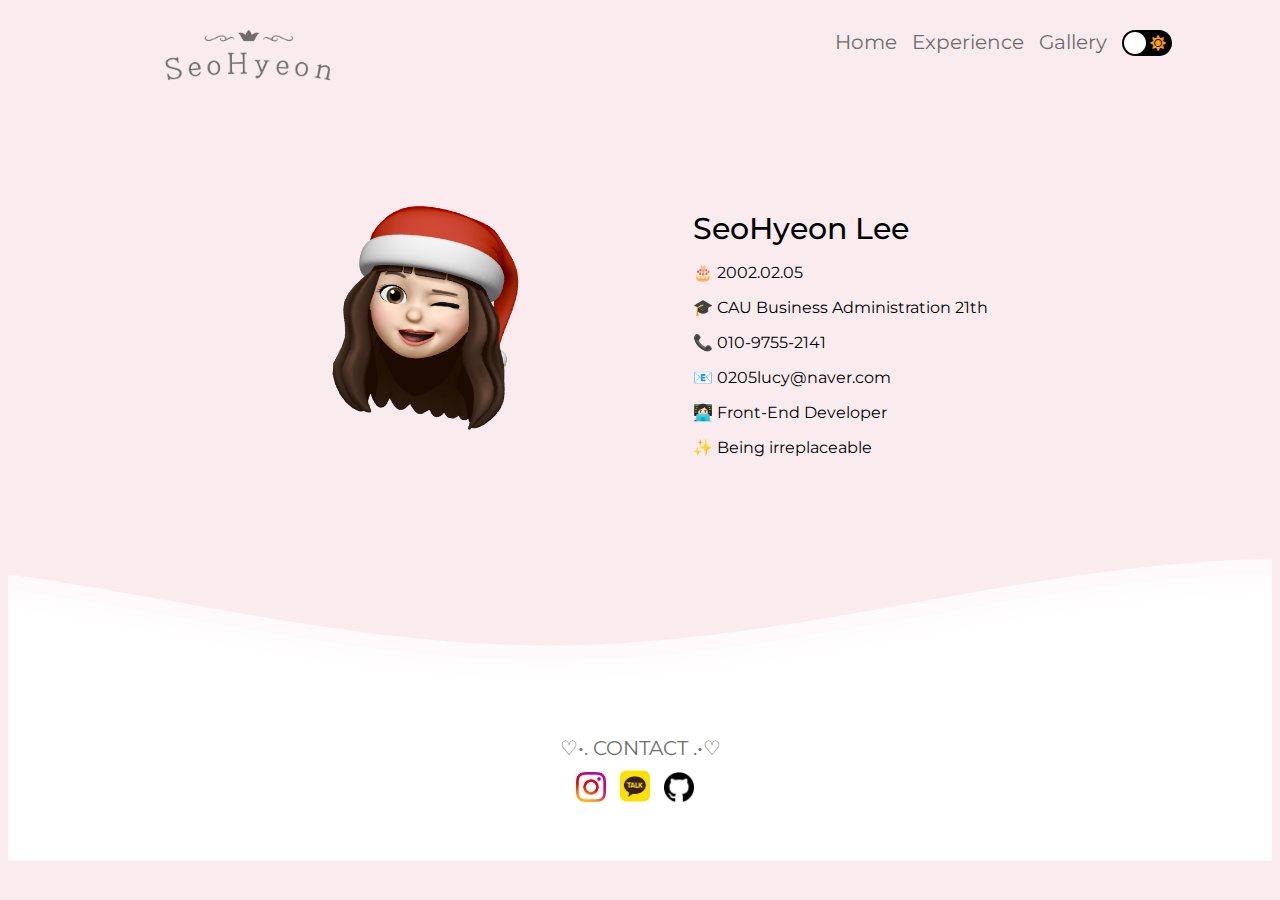
<file: index.html>
<!DOCTYPE html>
<html lang="en">

<head>
    <meta charset="UTF-8">
    <meta http-equiv="X-UA-Compatible" content="IE=edge">
    <meta name="viewport" content="width=device-width, initial-scale=1.0">
    <title>Home</title>
    <link rel="stylesheet" href="css/style.css">
    <link href="https://fonts.googleapis.com/css2?family=Noto+Sans+KR:wght@100;300;400;500;700;900&display=swap" rel="stylesheet">
    <link href="https://fonts.googleapis.com/css2?family=Montserrat:ital,wght@0,100;0,200;0,300;0,400;0,500;0,600;0,700;0,800;0,900;1,100;1,200;1,300;1,400;1,500;1,600;1,700;1,800;1,900&family=Noto+Sans+KR:wght@100;300;400;500;700;900&display=swap" rel="stylesheet">
    <!-- js -->
    <script defer src="js/app.js"></script>
    <link rel="stylesheet" href="https://cdnjs.cloudflare.com/ajax/libs/font-awesome/5.8.2/css/all.min.css"/>

</head>

<!-------------------------------------------------------->
<body>

    <div class="main-box">
        <nav class="main-menu">
            <img class="picture pic4" src="pic/pic4.png">
            <ul-n>
                <li><a href="index.html" class="menu-item">Home</a></li>
                <li><a href="experience.html" class="menu-item">Experience</a></li>
                <li><a href="gallery.html" class="menu-item">Gallery</a></li>
                <li class="darkmode-bu">
                    <input type="checkbox" class="checkbox" id="checkbox">
                    <label for="checkbox" class="label">
                        <i class="fas fa-moon"></i>
                        <i class="fas fa-sun"></i>
                        <div class="ball"></div>
                    </label>
                </li>
            </ul>

            
        </nav>
    </div> 



    <div class="inner-header flex">
        <div class="main-board">
            <img class="picture pic2" src="pic/pic2.png">
            <div class="main-board-text">
                    <p class="myname">SeoHyeon Lee</p>
                <p>🎂 2002.02.05</p>
                <p>🎓 CAU Business Administration 21th</p>
                <p>📞 010-9755-2141</p>
                <p>📧 0205lucy@naver.com </p>
                <p>👩🏻‍💻 Front-End Developer</p>
                <p>✨ Being irreplaceable </p>

            </div>
        </div>
    </div>
    
    </div>
    
    <!--Waves Container-->
    <div>
    <svg class="waves" xmlns="http://www.w3.org/2000/svg" xmlns:xlink="http://www.w3.org/1999/xlink"
    viewBox="0 24 150 28" preserveAspectRatio="none" shape-rendering="auto">
    <defs>
    <path id="gentle-wave" d="M-160 44c30 0 58-18 88-18s 58 18 88 18 58-18 88-18 58 18 88 18 v44h-352z" />
    </defs>
    <g class="parallax">
    <use xlink:href="#gentle-wave" x="48" y="0" fill="rgba(255,255,255,0.7" />
    <use xlink:href="#gentle-wave" x="48" y="3" fill="rgba(255,255,255,0.5)" />
    <use xlink:href="#gentle-wave" x="48" y="5" fill="rgba(255,255,255,0.3)" />
    <use xlink:href="#gentle-wave" x="48" y="7" fill="#fff" />
    </g>
    </svg>
    </div>
    <!--Waves end-->
    </div>
    

    <!--Content starts-->
    <div class="footer">
        <a class="contact">♡•. CONTACT .•♡</a>
        <div class="icon-box">
            <a href="http://instagram.com/momen_tous__" ><img class="icon" src="pic/insta.png" width="30"></a>
            <a href="https://open.kakao.com/o/sBUPwyde" ><img class="icon" src="pic/kakao.png" width="30"></a>
            <a href="https://github.com/lee-seohyeon" ><img class="icon" src="pic/github.png" width="30"></a>
        </div>
    </div>

</body>

</html>
</file>
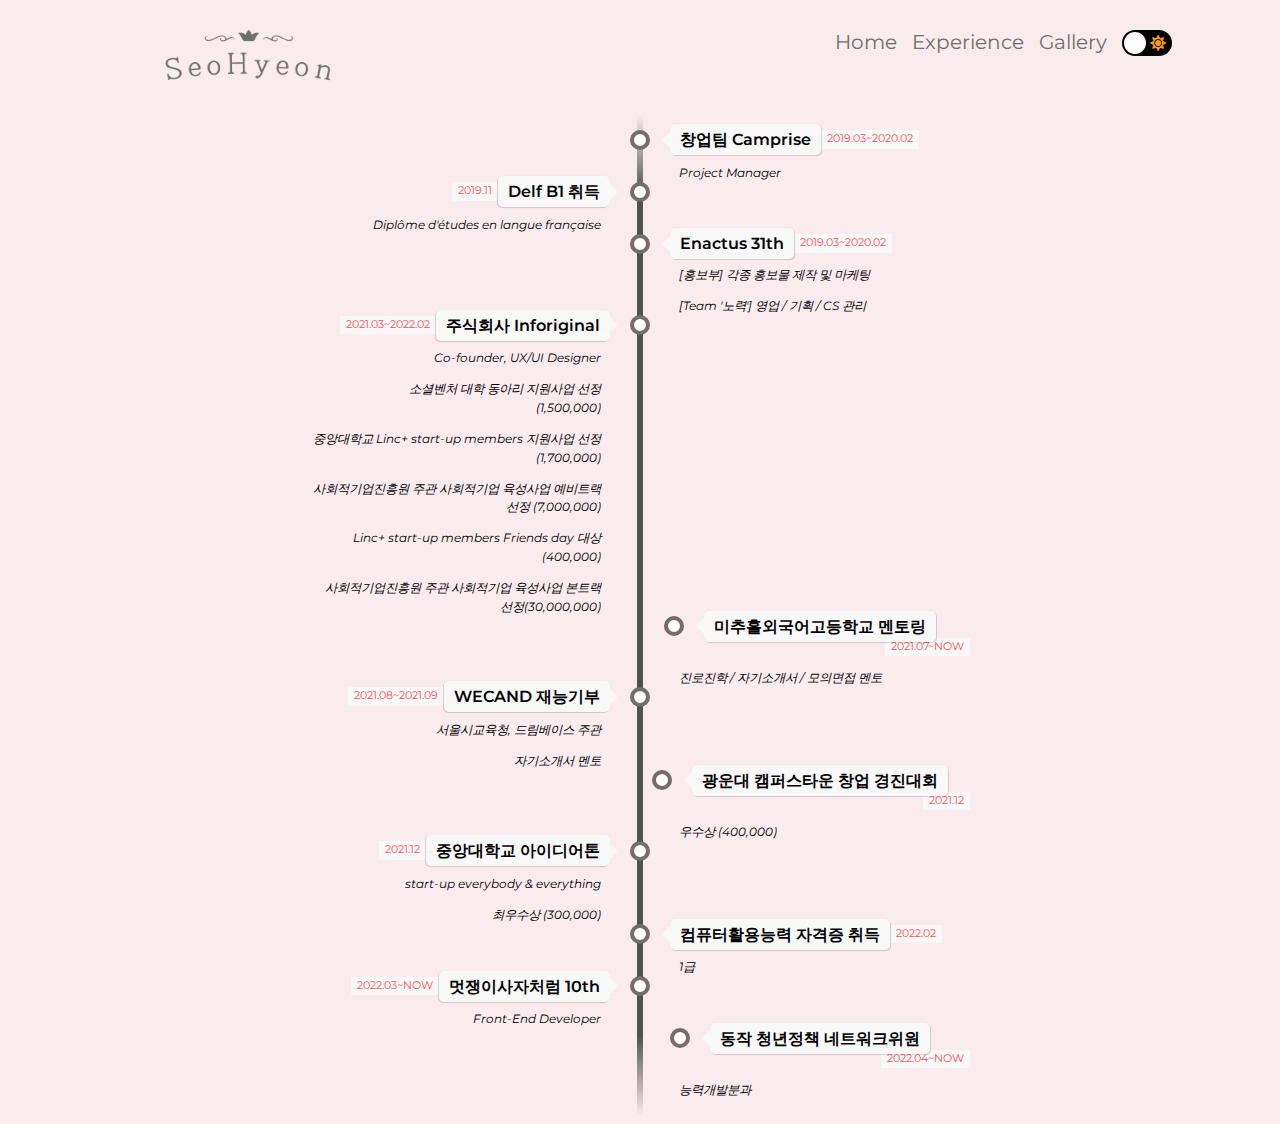
<file: experience.html>
<!DOCTYPE html>
<html lang="en">
<head>
    <meta charset="UTF-8">
    <meta http-equiv="X-UA-Compatible" content="IE=edge">
    <meta name="viewport" content="width=device-width, initial-scale=1.0">
    <title>Experience</title>
    <link rel="stylesheet" href="css/style.css">
    <link href="https://fonts.googleapis.com/css2?family=Noto+Sans+KR:wght@100;300;400;500;700;900&display=swap" rel="stylesheet">
    <link href="https://fonts.googleapis.com/css2?family=Montserrat:ital,wght@0,100;0,200;0,300;0,400;0,500;0,600;0,700;0,800;0,900;1,100;1,200;1,300;1,400;1,500;1,600;1,700;1,800;1,900&family=Noto+Sans+KR:wght@100;300;400;500;700;900&display=swap" rel="stylesheet">
    <!-- js -->
    <script defer src="js/app.js"></script>
    <link rel="stylesheet" href="https://cdnjs.cloudflare.com/ajax/libs/font-awesome/5.8.2/css/all.min.css"/>

<body>
    
    <div class="main-box">
        <nav class="main-menu">
            <img class="picture pic4" src="pic/pic4.png">
            <ul-n>
                <li><a href="index.html" class="menu-item">Home</a></li>
                <li><a href="experience.html" class="menu-item">Experience</a></li>
                <li><a href="gallery.html" class="menu-item">Gallery</a></li>
                <li class="darkmode-bu">
                    <input type="checkbox" class="checkbox" id="checkbox">
                    <label for="checkbox" class="label">
                        <i class="fas fa-moon"></i>
                        <i class="fas fa-sun"></i>
                        <div class="ball"></div>
                    </label>
                </li>
            </ul>
        </nav>
    </div> 



    <!-- Timeline start-->
    
    <ul class="timeline">
        <!-- Item 1 -->
        <li>
            <div class="direction-r">
                <div class="flag-wrapper">
                    <span class="flag">창업팀 Camprise</span>
                    <span class="time-wrapper"><span class="time">2019.03~2020.02</span></span>
                </div>
                <p class="desc">Project Manager</p>
            </div>
        </li>


        <!-- Item 2 -->
        <li>
            <div class="direction-l">
                <div class="flag-wrapper">
                    <span class="flag">Delf B1 취득 </span>
                    <span class="time-wrapper"><span class="time">2019.11</span></span>
                </div>
                <p class="desc">Diplôme d'études en langue française</p>
            </div>
        </li>


        <!-- Item 3 -->
        <li>
            <div class="direction-r">
                <div class="flag-wrapper">
                    <span class="flag">Enactus 31th</span>
                    <span class="time-wrapper"><span class="time">2019.03~2020.02</span></span>
                </div>
                <p class="desc">[홍보부] 각종 홍보물 제작 및 마케팅</p>
                <p class="desc">[Team '노력'] 영업 / 기획 / CS 관리</p>
            </div>
        </li>


        
        <!-- Item 3 -->
        <li>
            <div class="direction-l">
                <div class="flag-wrapper">
                    <span class="flag">주식회사 Inforiginal</span>
                    <span class="time-wrapper"><span class="time">2021.03~2022.02</span></span>
                </div>
                <p class="desc">Co-founder, UX/UI Designer</p>
                <p class="desc">소셜벤처 대학 동아리 지원사업 선정<br>(1,500,000)</p>
                <p class="desc">중앙대학교 Linc+ start-up members 지원사업 선정 (1,700,000)</p>
                <p class="desc">사회적기업진흥원 주관 사회적기업 육성사업 예비트랙 선정 (7,000,000)</p>
                <p class="desc">Linc+ start-up members Friends day 대상<br> (400,000)</p>
                <p class="desc">사회적기업진흥원 주관 사회적기업 육성사업 본트랙 선정(30,000,000)</p>
            </div>
        </li>
    
        <!-- Item  -->
        <li>
            <div class="direction-r">
                <div class="flag-wrapper">
                    <span class="flag">미추홀외국어고등학교 멘토링</span>
                    <span class="time-wrapper"><span class="time">2021.07~NOW</span></span>
                </div>
                <p class="desc">진로진학 / 자기소개서 / 모의면접 멘토</p>
            </div>
        </li>

        <!-- Item  -->
        <li>
            <div class="direction-l">
                <div class="flag-wrapper">
                    <span class="flag">WECAND 재능기부</span>
                    <span class="time-wrapper"><span class="time">2021.08~2021.09</span></span>
                </div>
                <p class="desc">서울시교육청, 드림베이스 주관</p>
                <p class="desc">자기소개서 멘토</p>
            </div>
        </li>


        <!-- Item -->
        <li>
            <div class="direction-r">
                <div class="flag-wrapper">
                    <span class="flag">광운대 캠퍼스타운 창업 경진대회</span>
                    <span class="time-wrapper"><span class="time">2021.12</span></span>
                </div>
                <p class="desc">우수상 (400,000)</p>
            </div>
        </li>
    
        <!-- Item -->
        <li>
            <div class="direction-l">
                <div class="flag-wrapper">
                    <span class="flag">중앙대학교 아이디어톤</span>
                    <span class="time-wrapper"><span class="time">2021.12</span></span>
                </div>
                <p class="desc">start-up everybody & everything </p>
                <p class="desc">최우수상 (300,000)</p>
            </div>
        </li>

        <!-- Item -->
        <li>
            <div class="direction-r">
                <div class="flag-wrapper">
                    <span class="flag">컴퓨터활용능력 자격증 취득</span>
                    <span class="time-wrapper"><span class="time">2022.02</span></span>
                </div>
                <p class="desc">1급 </p>
            </div>
        </li>

        <!-- Item -->
        <li>
            <div class="direction-l">
                <div class="flag-wrapper">
                    <span class="flag">멋쟁이사자처럼 10th</span>
                    <span class="time-wrapper"><span class="time">2022.03~NOW</span></span>
                </div>
                <p class="desc">Front-End Developer</p>
            </div>
        </li>

        <!-- Item -->
        <li>
            <div class="direction-r">
                <div class="flag-wrapper">
                    <span class="flag">동작 청년정책 네트워크위원</span>
                    <span class="time-wrapper"><span class="time">2022.04~NOW</span></span>
                </div>
                <p class="desc">능력개발분과</p>
            </div>
        </li>


    </ul>


</body>
</html>
</file>
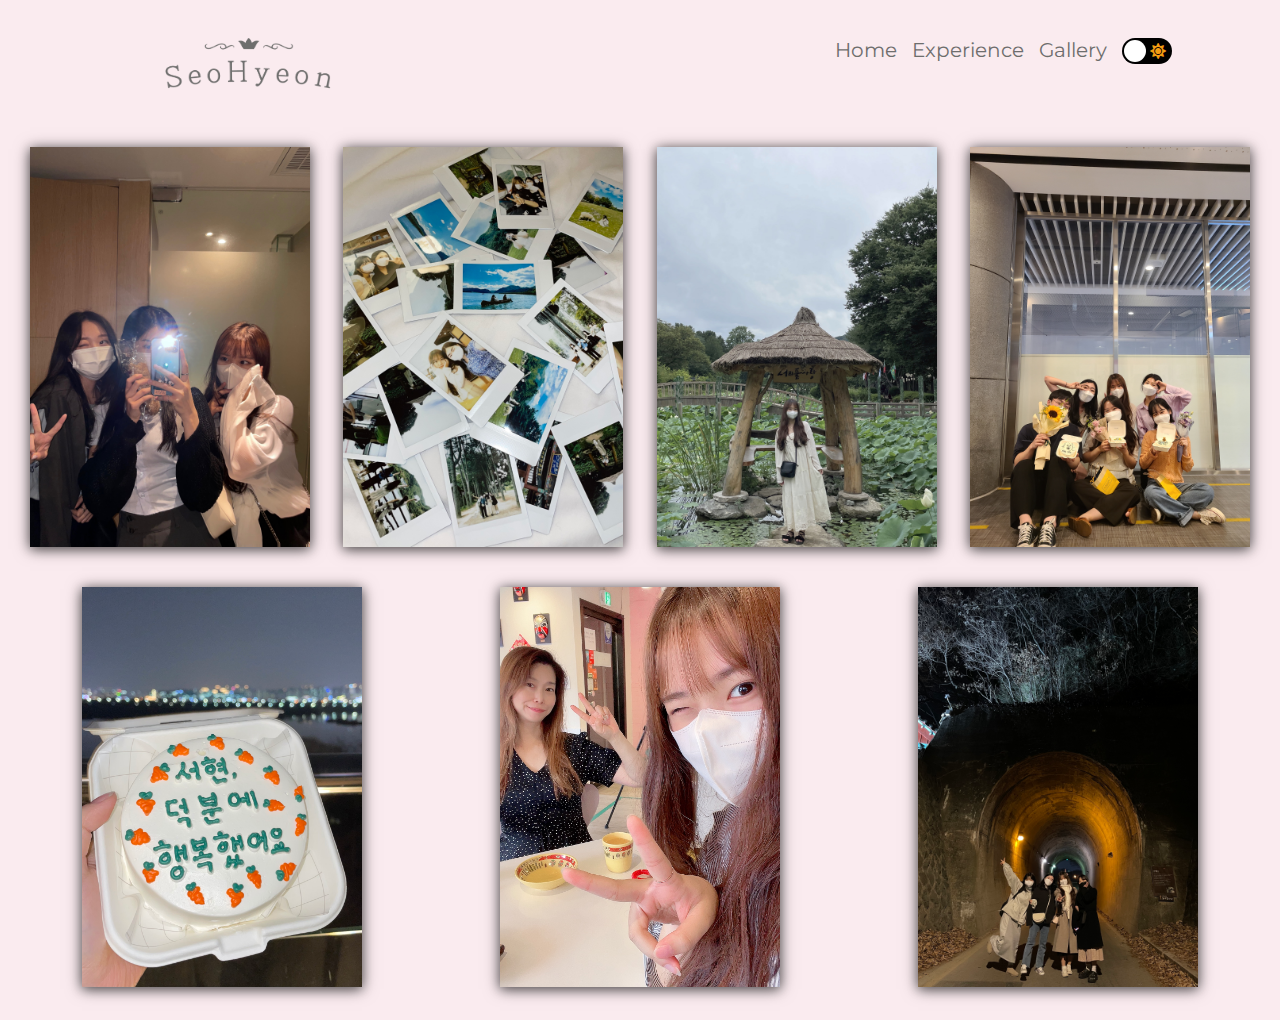
<file: gallery.html>
<!DOCTYPE html>
<html lang="en">

<head>
    <meta charset="UTF-8">
    <meta http-equiv="X-UA-Compatible" content="IE=edge">
    <meta name="viewport" content="width=device-width, initial-scale=1.0">
    <title>Gallery</title>
    <link rel="stylesheet" href="css/gallery_style.css">
    <link href="https://fonts.googleapis.com/css2?family=Noto+Sans+KR:wght@100;300;400;500;700;900&display=swap" rel="stylesheet">
    <link href="https://fonts.googleapis.com/css2?family=Montserrat:ital,wght@0,100;0,200;0,300;0,400;0,500;0,600;0,700;0,800;0,900;1,100;1,200;1,300;1,400;1,500;1,600;1,700;1,800;1,900&family=Noto+Sans+KR:wght@100;300;400;500;700;900&display=swap" rel="stylesheet">
    <link href="https://fonts.googleapis.com/css2?family=Gaegu:wght@300;400;700&display=swap" rel="stylesheet">
    <!-- js -->
    <script defer src="js/app.js"></script>
    <link rel="stylesheet" href="https://cdnjs.cloudflare.com/ajax/libs/font-awesome/5.8.2/css/all.min.css"/>
</head>

<div class="main-box">
    <nav class="main-menu">
        <img class="picture pic4" src="pic/pic4.png">
        <ul-n>
            <li><a href="index.html" class="menu-item">Home</a></li>
            <li><a href="experience.html" class="menu-item">Experience</a></li>
            <li><a href="gallery.html" class="menu-item">Gallery</a></li>
            <li class="darkmode-bu">
                <input type="checkbox" class="checkbox" id="checkbox">
                <label for="checkbox" class="label">
                    <i class="fas fa-moon"></i>
                    <i class="fas fa-sun"></i>
                    <div class="ball"></div>
                </label>
            </li>
        </ul>
    </nav>
</div> 


    <!-- 여기부터 갤러리 시작 -->
    <div class="container">

        <!-- img1 -->
        <div class="box">
            <div class="imgBx">
                <img src="pic/mir.jpeg">
            </div>
            <div class="content">
                <p class="pictitle">2021.07 제주<p>
                <p>처음으로 친구들이랑 떠난 여행 !!<br> 지금 생각해도 설레... <br> 벌써 9년차 친구에오 우리 👩‍👩‍👧❤️‍🔥</p>
            </div>
        </div>

        <!-- img2 -->
        <div class="box">
            <div class="imgBx">
                <img src="pic/pola.jpeg">
            </div>
            <div class="content">
                <p class="pictitle">2021.08 춘천<p>
                <p>2박 3일간의 여행 기록을 압축한 폴라로이드 사진들! 모아놓고 찍으니까 더 예뻐,,</p>
            </div>
        </div>
    
        <!-- img3 -->
        <div class="box">
            <div class="imgBx">
                <img src="pic/pic1.JPG">
            </div>
            <div class="content">
                <p class="pictitle">2021.08 춘천<p>
                <p>남이섬에서!<br>푸릇푸릇해서 넘 예뻐 ☘️</p>
            </div>
        </div>


        <!-- img4 -->
        <div class="box">
            <div class="imgBx">
                <img src="pic/노력이들.jpeg">
            </div>
            <div class="content">
                <p class="pictitle">2021.08 경경관 크컴 <p>
                <p>노력이들 !!! 대학생 되고나서 만난 제일 멋진 사람들이 팀을 떠나던 날 ㅜㅜㅜ </p>
            </div>
        </div>

        <!-- img5 -->
        <div class="box">
            <div class="imgBx">
                <img src="pic/cake.jpeg">
            </div>
            <div class="content">
                <p class="pictitle">2022.03 하남 한강<p>
                <p>1년동안 내 모든걸 갈아넣었던 인뽀 엑싯하는 날 ㅠ ㅠ</p>
            </div>
        </div>

        <!-- img6 -->
        <div class="box">
            <div class="imgBx">
                <img src="pic/엄마.jpeg">
            </div>
            <div class="content">
                <p class="pictitle">2021.07 칠기<p>
                <p>젤 사랑하는 우리 엄마💗 중앙대 맛집이랍시고 칠기로 데려간 나,,, </p>
            </div>
        </div>

        <!-- img7 -->
        <div class="box">
            <div class="imgBx">
                <img src="pic/전주.jpeg">
            </div>
            <div class="content">
                <p class="pictitle">2022.02 전주<p>
                <p>2521 촬영지에서! 별거 아닌데 감성적인 곳이 되어버림,,,ㅎ</p>
            </div>
        </div>
        


</body>

</html>
</file>
<file: css/style.css>
body{
    background-color:#FAEBEF;
}

.main-box{
    margin:30px 150px;
    display: flex;
    flex-direction: column;
}

.main-menu{
    display: flex;
    flex-direction: row;
    justify-content: space-between;
    margin: 0px;
}

li{
    display: inline;
    margin-left: 15px;

}

ul-n{
    margin: 0px;
    display:flex;
}

.title{
    margin:0px;
    font-family: 'Montserrat', sans-serif;
    color:#6E6E6D;
    font-size: 25px;
}

.menu-item{
    font-family: 'Montserrat', sans-serif;
    font-size: 20px;
}

a{
    color:#6E6E6D;
    text-decoration: none;
}

a:hover{
    color: #333D79;
}

.main-board{
    font-family: 'Montserrat', sans-serif;
    margin-top: 40px;
    margin-bottom: 20px;
    display: flex;
    /* justify-content:center; */
}

.main-experience{
    font-family: 'Montserrat', sans-serif;
    margin-top: 85px;
}

.sub-board{
    font-family: 'Montserrat', sans-serif;
    font-size: 13px;
    font-weight: 400;
}

.pic2{
    width: 250px;
    height: 250px;
    margin-right: 150px;
    /* border: 1px dotted black;
    border-radius: 20px; */
}

.custom-shape-divider-bottom-1650945276 {
    position: absolute;
    bottom: 0;
    left: 0;
    width: 100%;
    overflow: hidden;
    line-height: 0;
    transform: rotate(180deg);
}

.custom-shape-divider-bottom-1650945276 svg {
    position: relative;
    display: block;
    width: calc(132% + 1.3px);
    height: 181px;
}

.custom-shape-divider-bottom-1650945276 .shape-fill {
    fill: #FFFFFF;
}

.pic4{
    width: 180px;
}

.myname{
    font-weight: 500;
    font-size: 30px;
    font-family: 'Montserrat', sans-serif;
    margin-bottom: 0px;
}

/* 여기부터 시작 */

  /* Timeline */

.timeline {
    position: relative;
    width: 660px;
    margin: 0 auto;
    margin-top: 20px;
    padding: 1em 0;
    list-style-type: none;
    font-family: 'Montserrat', sans-serif;
}

.timeline:before {
    position: absolute;
    left: 50%;
    top: 0;
    content: ' ';
    display: block;
    width: 6px;
    height: 100%;
    margin-left: -3px;
    background: rgb(80,80,80);
    background: -moz-linear-gradient(top, rgba(80,80,80,0) 0%, rgb(80,80,80) 8%, rgb(80,80,80) 92%, rgba(80,80,80,0) 100%);
    background: -webkit-gradient(linear, left top, left bottom, color-stop(0%,rgba(30,87,153,1)), color-stop(100%,rgba(125,185,232,1)));
    background: -webkit-linear-gradient(top, rgba(80,80,80,0) 0%, rgb(80,80,80) 8%, rgb(80,80,80) 92%, rgba(80,80,80,0) 100%);
    background: -o-linear-gradient(top, rgba(80,80,80,0) 0%, rgb(80,80,80) 8%, rgb(80,80,80) 92%, rgba(80,80,80,0) 100%);
    background: -ms-linear-gradient(top, rgba(80,80,80,0) 0%, rgb(80,80,80) 8%, rgb(80,80,80) 92%, rgba(80,80,80,0) 100%);
    background: linear-gradient(to bottom, rgba(80,80,80,0) 0%, rgb(80,80,80) 8%, rgb(80,80,80) 92%, rgba(80,80,80,0) 100%);
    
    z-index: 5;
}

.timeline li {
    padding: 1em 0;
}

.timeline li:after {
    content: "";
    display: block;
    height: 0;
    clear: both;
    visibility: hidden;
}

.direction-l {
    position: relative;
    width: 300px;
    float: left;
    text-align: right;
}

.direction-r {
    position: relative;
    width: 300px;
    float: right;
}

.flag-wrapper {
    position: relative;
    display: inline-block;
    text-align: center;
}

.flag {
    position: relative;
    display: inline;
    background: rgb(248,248,248);
    padding: 6px 10px;
    border-radius: 5px;
    font-weight: 600;
    text-align: left;
}

.direction-l .flag {
    -webkit-box-shadow: -1px 1px 1px rgba(0,0,0,0.15), 0 0 1px rgba(0,0,0,0.15);
    -moz-box-shadow: -1px 1px 1px rgba(0,0,0,0.15), 0 0 1px rgba(0,0,0,0.15);
    box-shadow: -1px 1px 1px rgba(0,0,0,0.15), 0 0 1px rgba(0,0,0,0.15);
}

.direction-r .flag {
    -webkit-box-shadow: 1px 1px 1px rgba(0,0,0,0.15), 0 0 1px rgba(0,0,0,0.15);
    -moz-box-shadow: 1px 1px 1px rgba(0,0,0,0.15), 0 0 1px rgba(0,0,0,0.15);
    box-shadow: 1px 1px 1px rgba(0,0,0,0.15), 0 0 1px rgba(0,0,0,0.15);
}

.direction-l .flag:before,
.direction-r .flag:before {
    position: absolute;
    top: 50%;
    right: -40px;
    content: ' ';
    display: block;
    width: 12px;
    height: 12px;
    margin-top: -10px;
    background: #fff;
    border-radius: 10px;
    border: 4px solid rgb(119, 107, 107);
    z-index: 10;
}

.direction-r .flag:before {
    left: -40px;
}

.direction-l .flag:after {
    content: "";
    position: absolute;
    left: 100%;
    top: 50%;
    height: 0;
    width: 0;
    margin-top: -8px;
    border: solid transparent;
    border-left-color: rgb(248,248,248);
    border-width: 8px;
    pointer-events: none;
}

.direction-r .flag:after {
    content: "";
    position: absolute;
    right: 100%;
    top: 50%;
    height: 0;
    width: 0;
    margin-top: -8px;
    border: solid transparent;
    border-right-color: rgb(248,248,248);
    border-width: 8px;
    pointer-events: none;
}

.time-wrapper {
    display: inline;
    line-height: 1em;
    font-size: 0.66666em;
    color: rgb(250,80,80);
    vertical-align: middle;
}

.direction-l .time-wrapper {
    float: left;
}

.direction-r .time-wrapper {
    float: right;
}

.time {
    display: inline-block;
    padding: 4px 6px;
    background: rgb(248,248,248);
}

.desc {
    margin: 1em 0.75em 0 0;
    
    font-size: 0.77777em;
    font-style: italic;
    line-height: 1.5em;
}

.direction-r .desc {
    margin: 1em 0 0 0.75em;
}

/*  끝  */


/* 웨이브 */

.inner-header {
    height:45vh;
    width:100%;
    margin: 0;
    padding: 0;
}

.flex {
    display: flex;
    justify-content: center;
    align-items: center;
    display: flex;
    justify-content: center;
    align-items: center;
    /* text-align: center; */
}

.waves {
    position:relative;
    width: 100%;
    height:15vh;
    margin-bottom:-7px; 
    min-height:100px;
    max-height:150px;
    margin-top: 30px;
}

.footer {
    height:20vh;
    text-align:center;
    background-color: white;
    display: flex;
    flex-direction: column;
    justify-content: center;
    align-items: center;

}

.icon{
    margin-right: 10px;
    margin-top: 10px;
}

.contact{
    font-family: 'Montserrat', sans-serif;
    font-size: 20px;
}
/* Animation */

.parallax > use {
animation: move-forever 25s cubic-bezier(.55,.5,.45,.5)     infinite;
}
.parallax > use:nth-child(1) {
    animation-delay: -2s;
    animation-duration: 7s;
}
.parallax > use:nth-child(2) {
    animation-delay: -3s;
    animation-duration: 10s;
    }
.parallax > use:nth-child(3) {
    animation-delay: -4s;
    animation-duration: 13s;
}
.parallax > use:nth-child(4) {
    animation-delay: -5s;
    animation-duration: 20s;
}
@keyframes move-forever {
    0% {
    transform: translate3d(-90px,0,0);
    }
    100% { 
        transform: translate3d(85px,0,0);
    }
    }
/*  웨이브 끝 */




/* darkmode */
.label{
    display: flex;
    align-items: center;
    justify-content: space-evenly;
    width: 50px;
    height: 26px;
    background-color: black;
    border-radius: 50px;
    /* transform: scale(1.5); */
    position: absolute;
}


.ball{
    position: absolute;
    background-color: white;
    border-radius: 50%;
    width: 22px;
    height:22px;
    top:2px;
    left: 2px;
    transition: transform 0.2s ease-out;
}

body.dark {
    background: #292C35;
}

body.dark p{
    color:#fff;
}

body.dark a{
    color:#fff;
}

body.dark .contact{
    color:#292C35;
}

.checkbox:checked + .label .ball {
    transform: translateX(24px);
}

.checkbox{
    position: absolute;
    opacity: 100;
}

.fa-moon{
    color:#f1c40f;
}

.fa-sun{
    color:#f39c12;
}

.darkmode-bu{
    position: relative;
}
</file>
<file: css/gallery_style.css>
/* darkmode */
.label{
    display: flex;
    align-items: center;
    justify-content: space-evenly;
    width: 50px;
    height: 26px;
    background-color: black;
    border-radius: 50px;
    /* transform: scale(1.5); */
    position: absolute;
}


.ball{
    position: absolute;
    background-color: white;
    border-radius: 50%;
    width: 22px;
    height:22px;
    top:2px;
    left: 2px;
    transition: transform 0.2s ease-out;
}

body.dark {
    background: #292C35;
}

body.dark p{
    color:#fff;
}

body.dark a{
    color:#fff;
}

body.dark .contact{
    color:#292C35;
}

.checkbox:checked + .label .ball {
    transform: translateX(24px);
}

.checkbox{
    position: absolute;
    opacity: 0;
}

.fa-moon{
    color:#f1c40f;
}

.fa-sun{
    color:#f39c12;
}

.darkmode-bu{
    position: relative;
}

/* darkmode 끝 */
.pic4{
    width: 180px;
}

body{
    background-color:#FAEBEF;
}

.main-box{
    margin:30px 150px;
    display: flex;
    flex-direction: column;
}

.main-menu{
    display: flex;
    flex-direction: row;
    justify-content: space-between;
    margin: 0px;
}

li{
    display: inline;
    margin-left: 15px;

}

ul-n{
    margin: 0px;
    display:flex;
}

.menu-item{
    font-family: 'Montserrat', sans-serif;
    font-size: 20px;
}

a{
    color:#6E6E6D;
    text-decoration: none;
}

a:hover{
    color: #333D79;
}

.main-board{
    font-family: 'Montserrat', sans-serif;
    margin-top: 40px;
    margin-bottom: 20px;
    display: flex;
    /* justify-content:center; */
}


/* gallery */
body {
    display: flex;
    justify-content: center;
    flex-direction: column;
}


.container {
    position: relative;
    display: flex;
    flex-wrap: wrap;
    justify-content: space-around;
    padding: 5px;
}

.container .box {
    position: relative;
    width: 280px;
    height: 400px;
    margin: 20px 0;
    box-sizing: border-box;
    overflow: hidden;
    box-shadow: rgba(0, 0, 0, 0.4) 0px 2px 10px 0px,
        rgba(0, 0, 0, 0.5) 0px 2px 15px 0px;
}
.container .box .imgBx {
    position: absolute;
    top: 0;
    left: 0;
    width: 100%;
    height: 100%;
    background: #002417;
    clip-path: circle(400px at center 100px);
    transition: 0.5s;
    transition-delay: 0.5s;
}
.container .box:hover .imgBx {
    clip-path: circle(80px at center 100px);
    transition-delay: 0s;
}
.container .box .imgBx img {
    position: absolute;
    top: 0;
    left: 0;
    width: 100%;
    height: 100%;
    object-fit: cover;
}
.container .box .content {
    position: absolute;
    left: 0;
    bottom: 0;
    width: 100%;
    height: 55%;
    padding: 20px;
    box-sizing: border-box;
    text-align: center;
}

.container .box .content p,
.container .box .content a {
    opacity: 0;
    transition: 0.5s;
    transform: translateY(20px);
    font-family: 'Gaegu', cursive;
}

.container .box:hover .content p {
    opacity: 1;
    transform: translateY(0);
    transition-delay: 0.7s;
}

.pictitle{
    margin-bottom: 40px;
}
</file>
